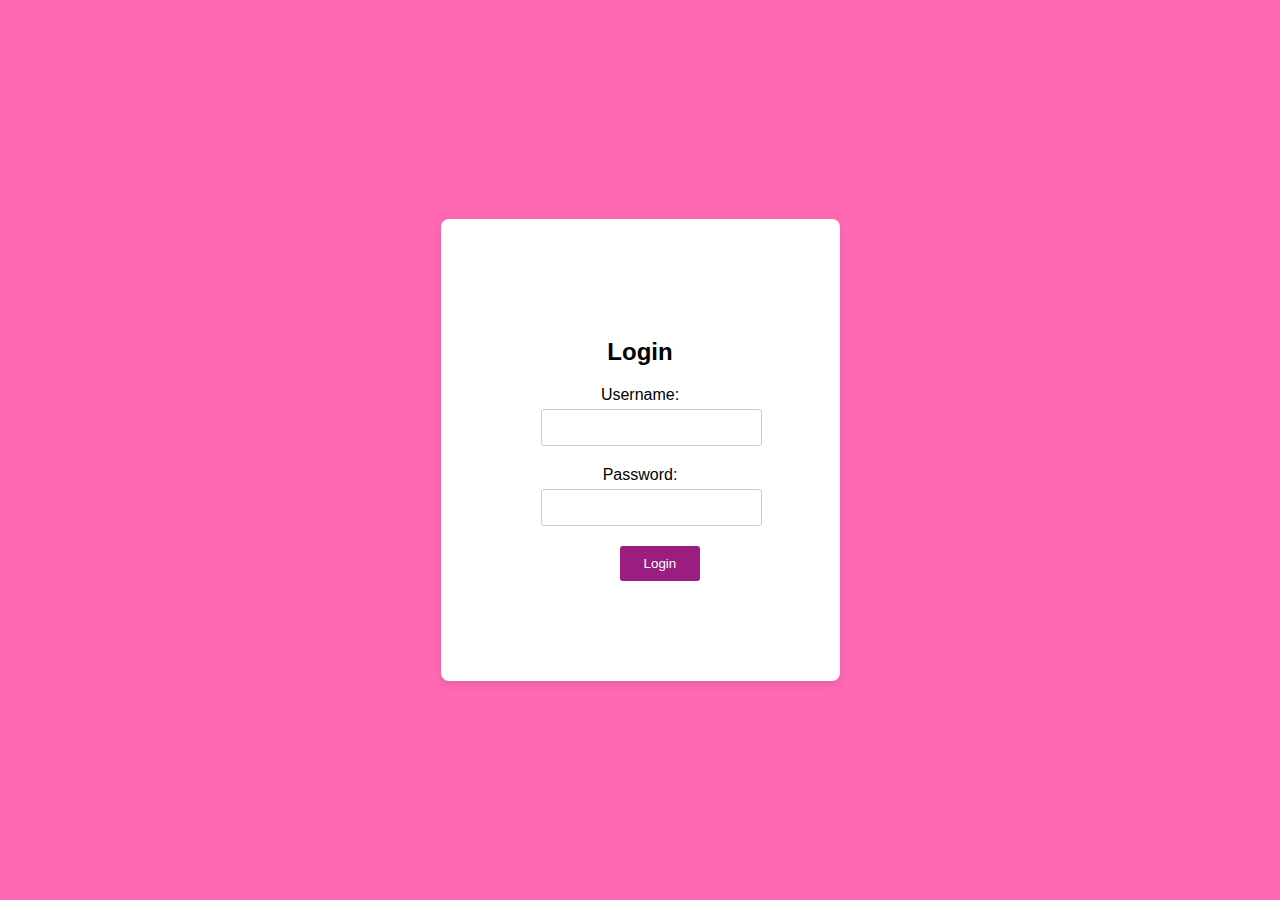
<file: index.html>
<!DOCTYPE html>
<html lang="en">
<head>
  <meta charset="UTF-8">
  <meta name="viewport" content="width=device-width, initial-scale=1.0">
  <title>Login|Dashboard</title>
  <link rel="stylesheet" href="style.css">
</head>
<body>
  <div class="background">
    <div class="container">
      <form class="login-form" id="loginForm">
        
        <h2>
            Login         
        </h2>
        <div class="form-group">
          <label for="username">Username:</label>
          <input type="text" id="username" name="username" required>
        </div>
        <div class="form-group">
          <label for="password">Password:</label>
          <input type="password" id="password" name="password" required>
        </div>
        <button type="submit">Login</button>
      </form>
    </div>
  </div>

  <script src="script.js"></script>
</body>
</html>
</file>
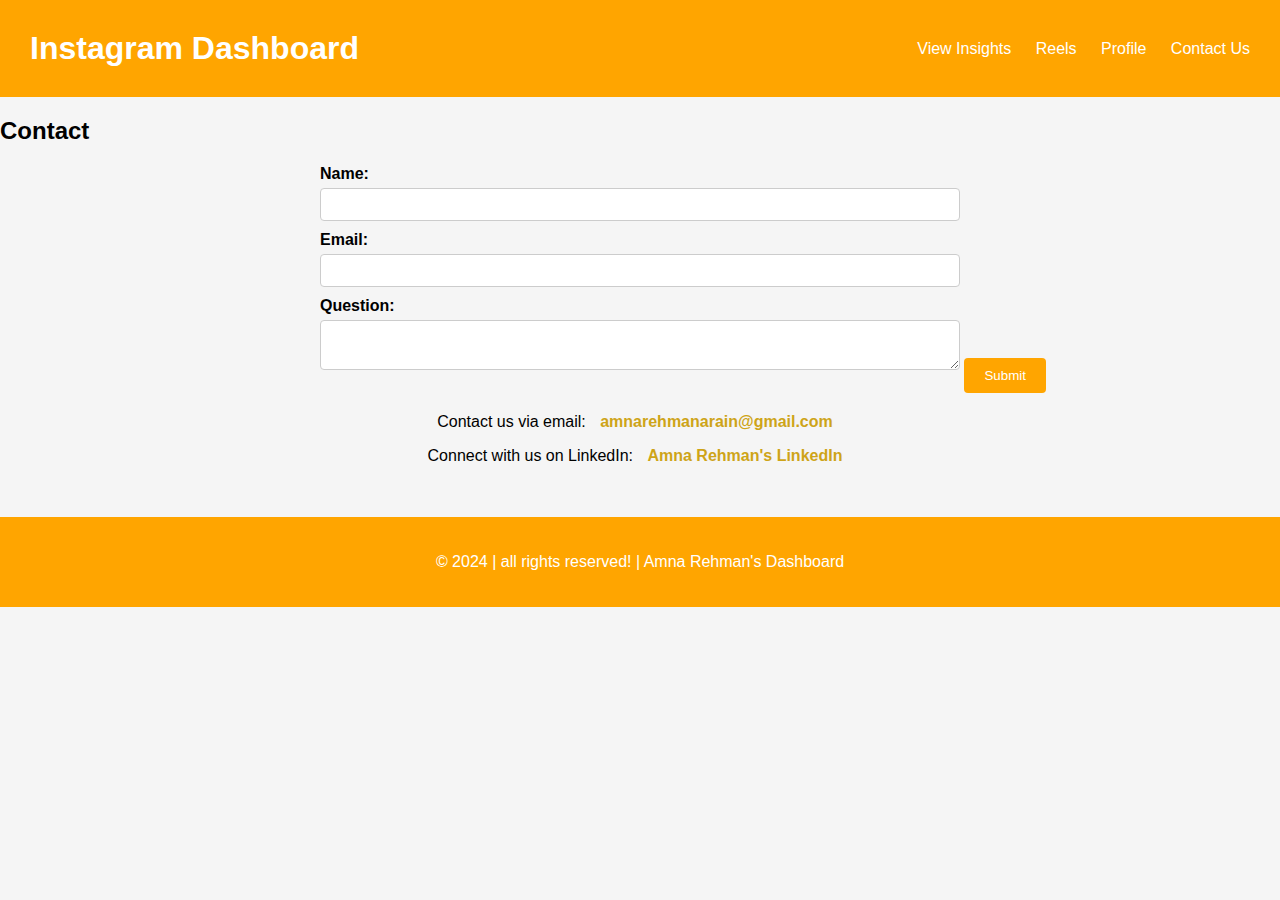
<file: Contact_Us.html>
<!DOCTYPE html>
<html lang="en">
<head>
  <meta charset="UTF-8">
  <meta name="viewport" content="width=device-width, initial-scale=1.0">
  <title>Contact</title>

</head>
<style>
   body {
    margin: 0;
    font-family: Arial, sans-serif;
    background-color: whitesmoke;
    color: black;
    min-height: 100vh;
    display: flex;
    flex-direction: column;
  }
  
  .navbar {
    background-color: orange; /* Dark pink navbar background */
    padding: 30px ;
    display: flex;
    align-items: center;
  }
  
  .navbar-title {
    margin: 0;
    padding: 0;
    color: white;
    font-weight: bold;
    margin-right: auto;
  }
  
  .navbar ul {
    list-style-type: none;
    margin: 0;
    padding: 0;
  }
  
  .navbar li {
    display: inline;
    margin-right: 20px;
  }
  
  .navbar li:last-child {
    margin-right: 0;
  }
  
  .navbar a {
    color: white;
    text-decoration: none;
  }
  
  footer {
    background-color: orange; /* Orange footer background */
    padding: 20px 0;
    text-align: center;
    margin-top: auto;
    color: white; /* White footer text */
  }

  .contact-info {
            margin-top: 20px;
            text-align: center;
        }

        .contact-info a {
            color: #cea418;
            text-decoration: none;
            margin: 0 10px;
        }

        .contact-info a {
            color: #cea418;
            text-decoration: none;
            font-weight: bold;
        }



        label {
            display: block;
            margin-bottom: 5px;
            font-weight: bold;
        }

        input[type="text"],
        input[type="email"],
        textarea {
            width: 50%;
            padding: 8px;
            margin-bottom: 10px;
            border: 1px solid #ccc;
            border-radius: 4px;
            box-sizing: border-box;
            margin-left: 25%;
        }

        textarea {
            height: 50px;
            width: 50%;
            margin-left: 25%;
        }

        input[type="submit"] {
            background-color: orange;
            color: #fff;
            border: none;
            padding: 10px 20px;
            cursor: pointer;
            border-radius: 4px;
        }

        input[type="submit"]:hover {
            background-color: #d9c174;
        }

  
</style>
<body>
  <nav class="navbar">
    <h1 class="navbar-title">Instagram Dashboard</h1>
    <ul>

      <li><a href="View Insights.html">View Insights</a></li>
      <li><a href="Reels.html">Reels</a></li>
      <li><a href="Profile.html">Profile</a></li>
      <li><a href="Contact_Us.html">Contact Us</a></li>
    </ul>
  </nav>


  <h2>Contact</h2>
  <div class="container">
      <form action="mailto:amnarehmanarain@gmail.com" method="post" enctype="text/plain" class="contact-form">
          <label for="name" style="margin-left: 25%;">Name:</label>
          <input type="text" id="name" name="name" required>

          <label for="email" style="margin-left: 25%;" >Email:</label>
          <input type="email" id="email" name="email" required>

          <label for="question" style="margin-left: 25%;">Question:</label>
          <textarea id="question" name="question" required></textarea>

          <input type="submit" value="Submit">
      </form>

      <div class="contact-info">
          <p>Contact us via email: <a href="mailto:amnarehmanarain@gmail.com">amnarehmanarain@gmail.com</a></p>
          <p>Connect with us on LinkedIn: <a href="https://www.linkedin.com/in/itx-amna-rehman-123456bgz/">Amna Rehman's LinkedIn</a></p>
      </div>

<br><br>
  
  <footer>
    <p>&copy; 2024 | all rights reserved! | Amna Rehman's Dashboard</p>
  </footer>
</body>
</html>
</file>
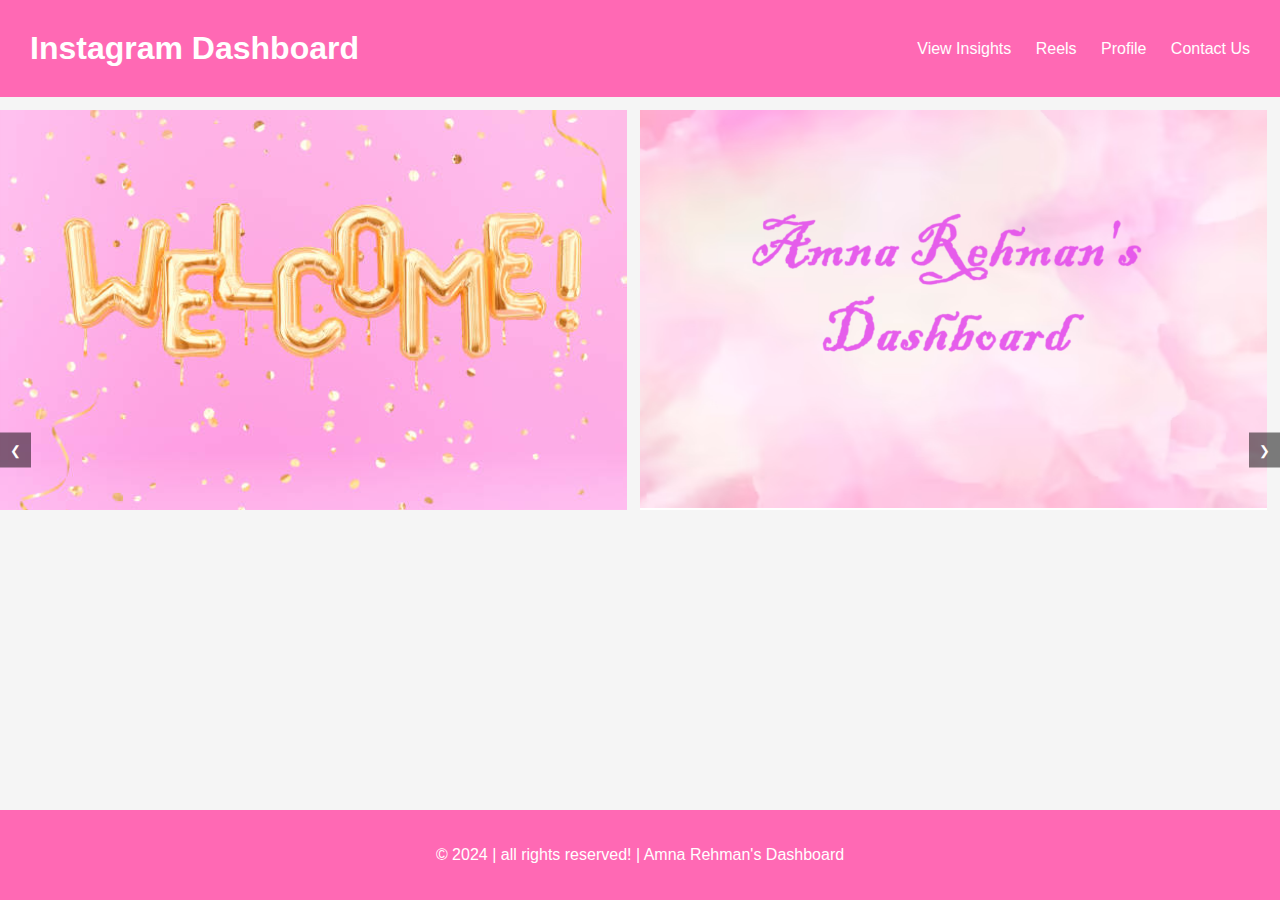
<file: Dashboard.html>
<!DOCTYPE html>
<html lang="en">
<head>
  <meta charset="UTF-8">
  <meta name="viewport" content="width=device-width, initial-scale=1.0">
  <title>Dashboard</title>
  <link rel="stylesheet" href="DashStyle.css">
</head>
<body>
  <nav class="navbar">
    <h1 class="navbar-title">Instagram Dashboard</h1>
    <ul>
      <li><a href="View Insights.html">View Insights</a></li>
      <li><a href="Reels.html">Reels</a></li>
      <li><a href="Profile.html">Profile</a></li>
      <li><a href="Contact_Us.html">Contact Us</a></li>
    </ul>
  </nav>

  <div class="container">
    <div class="carousel">
        <div class="slide" style="background-image: url('image1.jpg');">
            <div class="project-info">
            </div>
        </div>
        <div class="slide" style="background-image: url('image2.jpg');">
            <h1></h1>
            </div>
        </div>
        
        <!-- Add more slides for other projects similarly -->
    </div>
    <button class="prev" onclick="moveSlide(-1)">&#10094;</button>
    <button class="next" onclick="moveSlide(1)">&#10095;</button>
</div>
  
  <footer>
    <p>&copy; 2024 | all rights reserved! | Amna Rehman's Dashboard</p>
  </footer>
</body>




<script>
let slideIndex = 0;
        const slides = document.querySelectorAll('.slide');

        function moveSlide(n) {
            slideIndex += n;
            showSlides();
        }

        function showSlides() {
            if (slideIndex >= slides.length) {
                slideIndex = 0;
            } else if (slideIndex < 0) {
                slideIndex = slides.length - 1;
            }

            slides.forEach(slide => {
                slide.style.transform = `translateX(-${slideIndex * 100}%)`;
            });
        }
    </script>
</html>
</file>
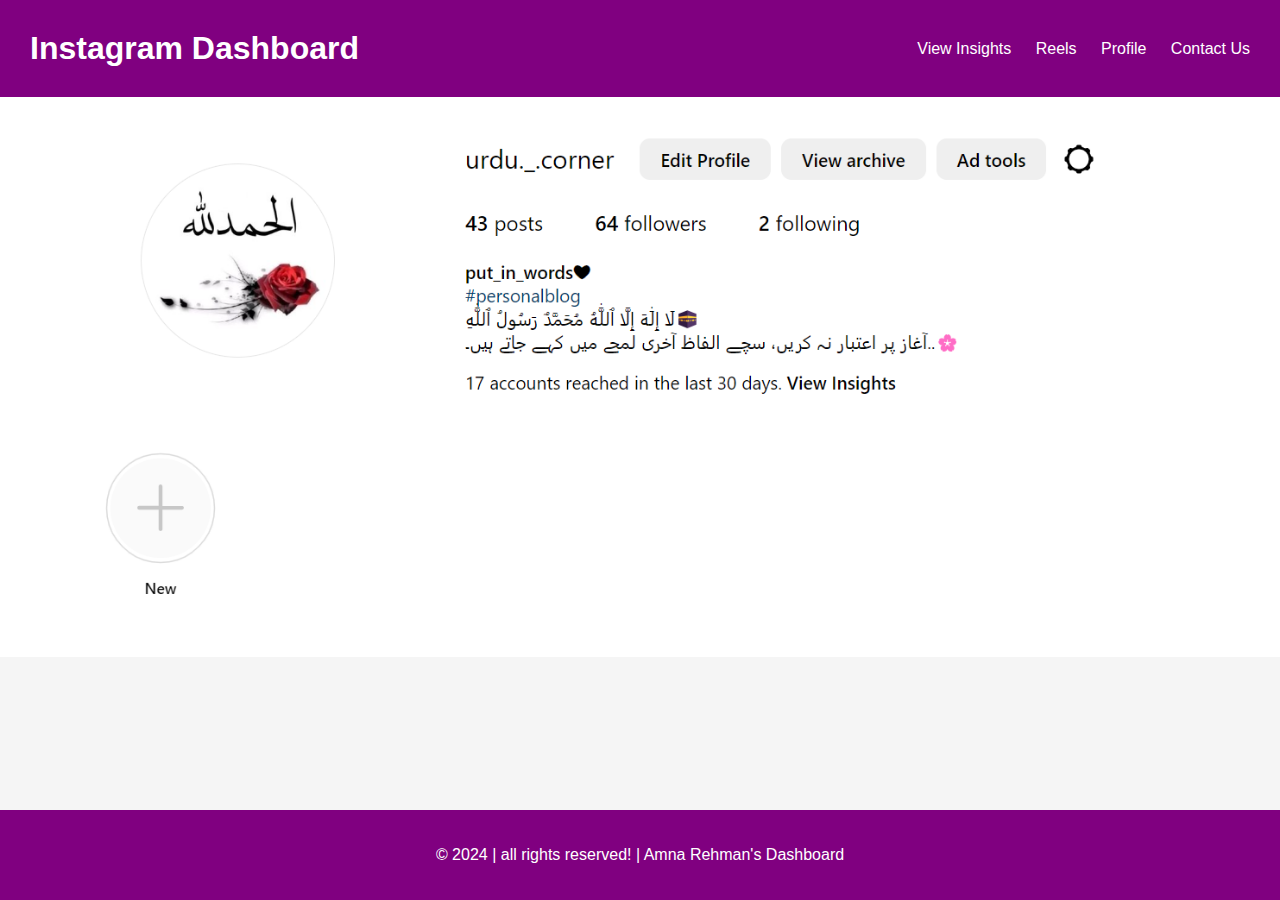
<file: Profile.html>
<!DOCTYPE html>
<html lang="en">
<head>
  <meta charset="UTF-8">
  <meta name="viewport" content="width=device-width, initial-scale=1.0">
  <title>Profile</title>
</head>
<style>
    body {
    margin: 0;
    font-family: Arial, sans-serif;
    background-color: whitesmoke;
    color: black;
    min-height: 100vh;
    display: flex;
    flex-direction: column;
  }
  
  .navbar {
    background-color: purple; /* Dark pink navbar background */
    padding: 30px ;
    display: flex;
    align-items: center;
  }
  
  .navbar-title {
    margin: 0;
    padding: 0;
    color: white;
    font-weight: bold;
    margin-right: auto;
  }
  
  .navbar ul {
    list-style-type: none;
    margin: 0;
    padding: 0;
  }
  
  .navbar li {
    display: inline;
    margin-right: 20px;
  }
  
  .navbar li:last-child {
    margin-right: 0;
  }
  
  .navbar a {
    color: white;
    text-decoration: none;
  }
  
  footer {
    background-color: purple; /* Orange footer background */
    padding: 20px 0;
    text-align: center;
    margin-top: auto;
    color: white; /* White footer text */
  }
  
</style>
<body>
  <nav class="navbar">
    <h1 class="navbar-title">Instagram Dashboard</h1>
    <ul>
     
      <li><a href="View Insights.html">View Insights</a></li>
      <li><a href="Reels.html">Reels</a></li>
      <li><a href="Profile.html">Profile</a></li>
      <li><a href="Contact_Us.html">Contact Us</a></li>
    </ul>
  </nav>
   <img src="profile1.png" alt="">
  <footer>
    <p>&copy; 2024 | all rights reserved! | Amna Rehman's Dashboard</p>
  </footer>
</body>
</html>
</file>
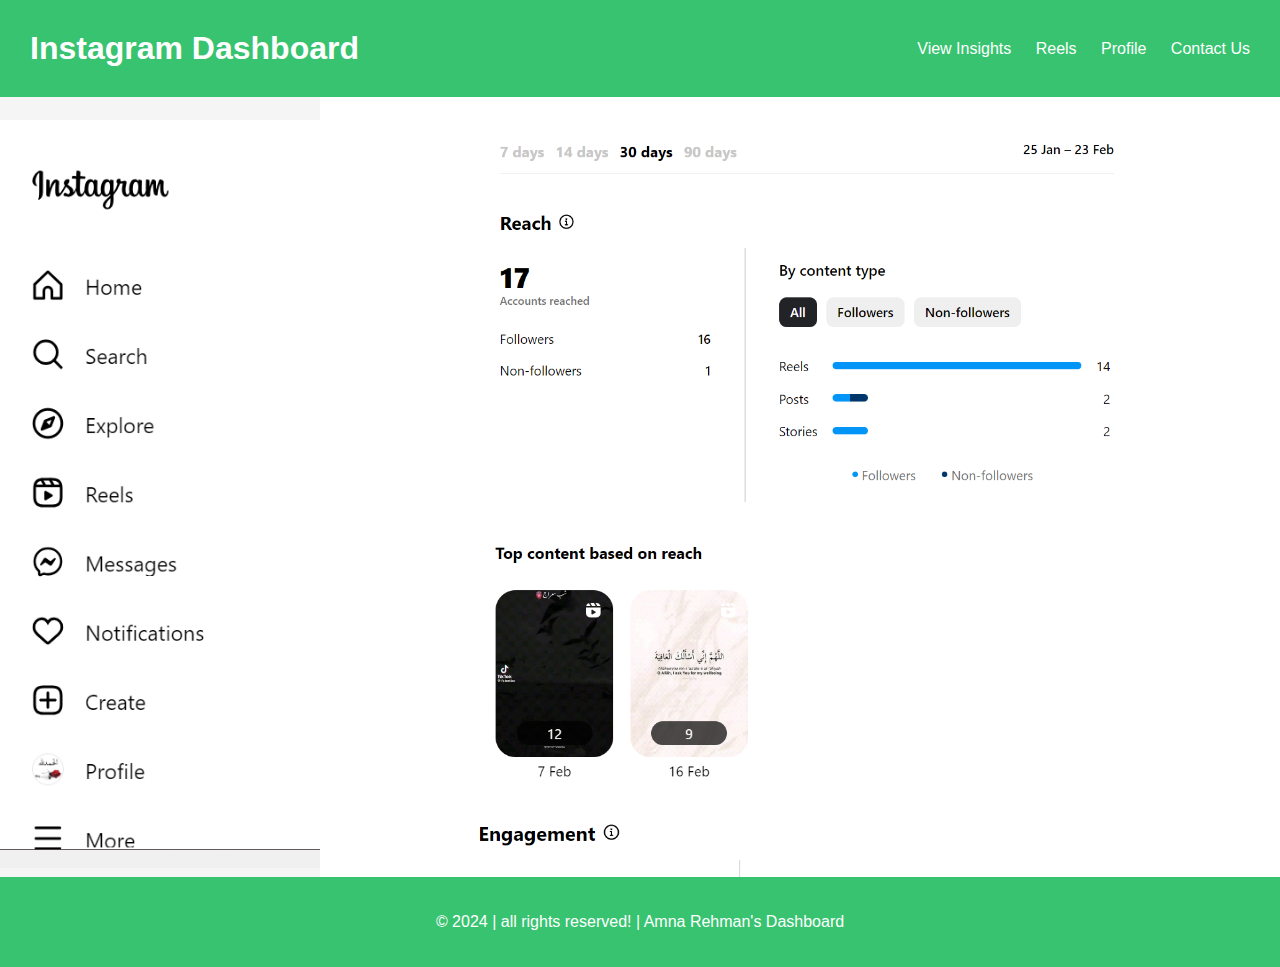
<file: View Insights.html>
<!DOCTYPE html>
<html lang="en">
<head>
  <meta charset="UTF-8">
  <meta name="viewport" content="width=device-width, initial-scale=1.0">
  <title>Account Insights</title>
  <style>
    body {
      margin: 0;
      font-family: Arial, sans-serif;
      background-color: whitesmoke;
      color: black;
      min-height: 100vh;
      display: flex;
      flex-direction: column;
    }
    
    .navbar {
      background-color: #37c36f; 
      padding: 30px ;
      display: flex;
      align-items: center;
    }
    
    .navbar-title {
      margin: 0;
      padding: 0;
      color: white;
      font-weight: bold;
      margin-right: auto;
    }
    
    .navbar ul {
      list-style-type: none;
      margin: 0;
      padding: 0;
    }
    
    .navbar li {
      display: inline;
      margin-right: 20px;
    }
    
    .navbar li:last-child {
      margin-right: 0;
    }
    
    .navbar a {
      color: white;
      text-decoration: none;
    }
    
    footer {
      background-color: #37c36f; 
      padding: 20px 0;
      text-align: center;
      margin-top: auto;
      color: white; /* White footer text */
    }
    
    .container {
      display: flex;
      flex-direction: row;
      height: calc(100vh - 120px); /* Adjust for navbar and footer heights */
      overflow-x: hidden; /* Hide horizontal scrollbar */
    }
    
    .column1 {
      width: 25%; /* 1/4 width */
      background-color: #f0f0f0; /* Light grey background */
      overflow: hidden; /* Hide scrollbars */
      position: fixed; /* Fixed position */
      top: 120px; /* Height of navbar */
      bottom: 32px; /* Height of footer */
    }
    
    .column1 img {
      width: 100%; /* Full width */
      height: auto; /* Maintain aspect ratio */
    }
    
    .column2 {
      width: 75%; /* 3/4 width */
      background-color: #fff; /* White background */
      overflow-y: auto; /* Enable vertical scrolling */
      padding: 20px;
      height: calc(100% - 40px); /* Adjust for padding */
      margin-left: 25%; /* Move column2 to the right */
    }
    
    .column2 img {
      width: 100%; /* Full width */
      height: auto; /* Maintain aspect ratio */
    }
  </style>
</head>
<body>
  <nav class="navbar">
    <h1 class="navbar-title">Instagram Dashboard</h1>
    <ul>
      <li><a href="https://www.instagram.com/accounts/insights/?timeframe=30">View Insights</a></li>
      <li><a href="Reels.html">Reels</a></li>
      <li><a href="Profile.html">Profile</a></li>
      <li><a href="Contact_Us.html">Contact Us</a></li>
    </ul>
  </nav>

  <div class="container">
    <div class="column1">
      <img src="maininsight.png" alt="Main Insight">
    </div>
    <div class="column2">
      <img src="insight1.png" alt="Insight 1">
      <img src="insight2.png" alt="Insight 2">
      <img src="insight3.png" alt="Insight 3">
      <img src="insight4.png" alt="Insight 4">
    </div>
  </div>
  
  <footer class="footer">
    <p>&copy; 2024 | all rights reserved! | Amna Rehman's Dashboard</p>
  </footer>
</body>
</html>
</file>
<file: style.css>
body {
    margin: 0;
    font-family: Arial, sans-serif;
  }
  
  .background {
    background-color: #ff69b4; /* Dark pink background */
    display: flex;
    justify-content: center;
    align-items: center;
    height: 100vh;
  }
  
  .container {
    background-color: #fff; /* Light pink container background */
    border-radius: 8px;
    box-shadow: 0 4px 8px rgba(0, 0, 0, 0.1);
    padding: 100px;
  }
  
  .login-form {
    text-align: center;
  }
  
  .login-form h2 {
    margin-bottom: 20px;
  }
  
  .form-group {
    margin-bottom: 20px;
  }
  
  .form-group label {
    display: block;
    margin-bottom: 5px;
  }
  
  .form-group input {
    width: 100%;
    padding: 10px;
    border: 1px solid #ccc;
    border-radius: 3px;
  }
  
  button {
    width: 40%;
    padding: 10px;
    background-color: #9a1d7f;
    color: #fff;
    border: none;
    border-radius: 3px;
    cursor: pointer;
    transition: background-color 0.3s;
    margin-left: 20%;
  }
  
  button:hover {
    background-color: #cb7d24;
  }
</file>
<file: DashStyle.css>
body {
    margin: 0;
    font-family: Arial, sans-serif;
    background-color: whitesmoke;
    color: black;
    min-height: 100vh;
    display: flex;
    flex-direction: column;
  }
  
  .navbar {
    background-color: #ff69b4; /* Dark pink navbar background */
    padding: 30px ;
    display: flex;
    align-items: center;
  }
  
  .navbar-title {
    margin: 0;
    padding: 0;
    color: white;
    font-weight: bold;
    margin-right: auto;
  }
  
  .navbar ul {
    list-style-type: none;
    margin: 0;
    padding: 0;
  }
  
  .navbar li {
    display: inline;
    margin-right: 20px;
  }
  
  .navbar li:last-child {
    margin-right: 0;
  }
  
  .navbar a {
    color: white;
    text-decoration: none;
  }
  
  footer {
    background-color: #ff69b4; /* Orange footer background */
    padding: 20px 0;
    text-align: center;
    margin-top: auto;
    color: white; /* White footer text */
  }
  
   /* Carousel Slider Styles */
   .carousel {
    display: flex;
    overflow-x: auto;
    position: relative;
}

.slide {
    margin-top: 1%;
    width: 80%;
    height: 400px;
    background-size: cover;
    background-position: center;
    transition: transform 0.5s ease;
    margin-right: 1%;
}

.container {
    position: relative;
}

.prev,
.next {
    position: absolute;
    top: 50%;
    transform: translateY(-50%);
    background-color: rgba(0, 0, 0, 0.5);
    color: white;
    border: none;
    cursor: pointer;
    padding: 10px;
    z-index: 1;
}

.next {
    right: 0;
}
</file>
